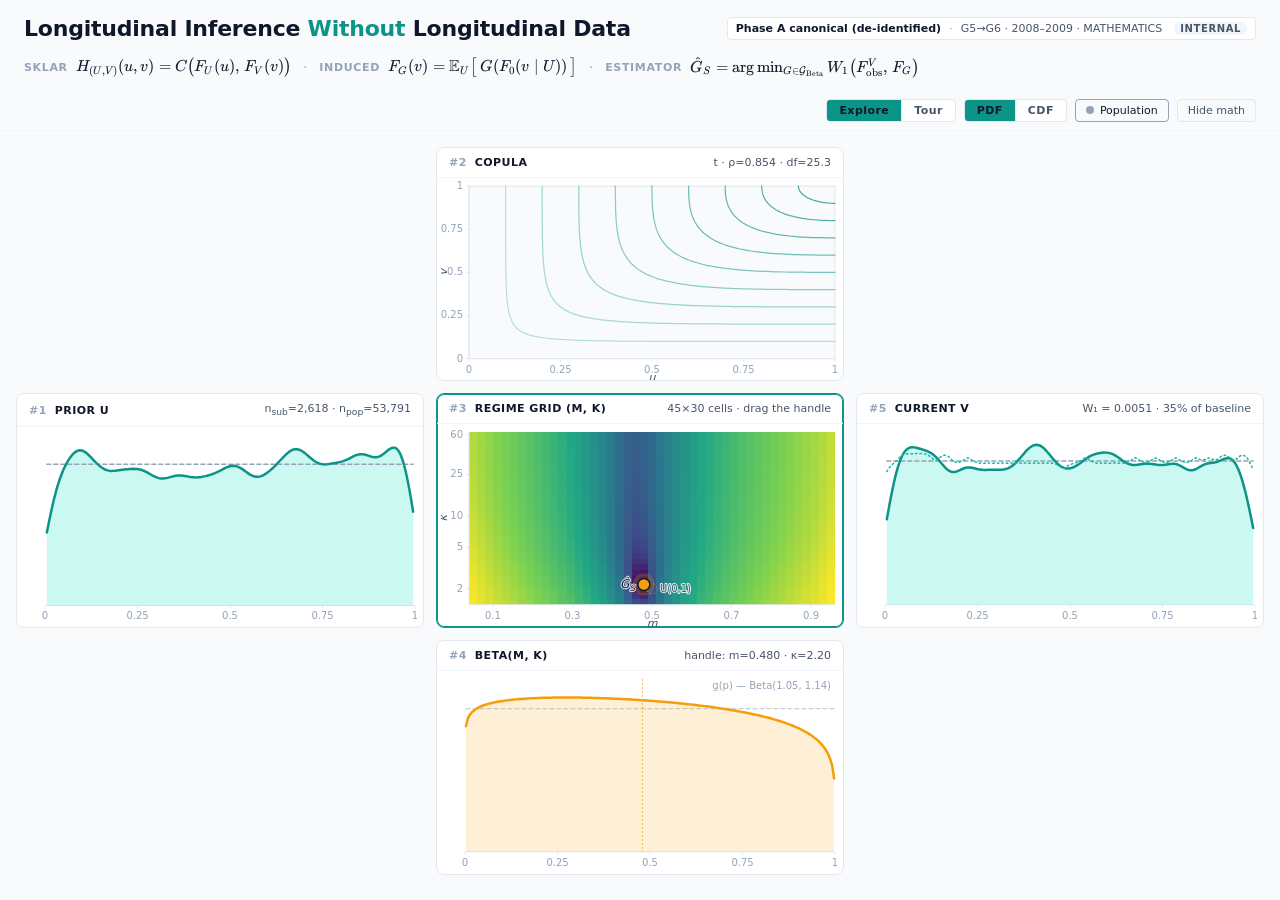
<file: docs/assets/apps/liwld/index.html>
<!doctype html>
<html lang="en">
  <head>
    <meta charset="UTF-8" />
    <meta name="viewport" content="width=device-width, initial-scale=1.0" />
    <meta name="color-scheme" content="light" />
    <title>LIwLD — Longitudinal Inference Without Longitudinal Data</title>
    <meta
      name="description"
      content="Interactive explainer for inferring a latent growth regime from unlinked cross-sectional pseudo-observations."
    />
    <script type="module" crossorigin src="./assets/index-e9R2uGcy.js"></script>
    <link rel="stylesheet" crossorigin href="./assets/index-B1AePyT5.css">
  </head>
  <body>
    <div id="root"></div>
  </body>
</html>
</file>
<file: docs/assets/apps/liwld/assets/index-B1AePyT5.css>
:root{--p-slate-50: #f8fafc;--p-slate-100: #f1f5f9;--p-slate-200: #e2e8f0;--p-slate-300: #cbd5e1;--p-slate-400: #94a3b8;--p-slate-500: #64748b;--p-slate-600: #475569;--p-slate-700: #334155;--p-slate-800: #1e293b;--p-slate-900: #0f172a;--p-teal-300: #5eead4;--p-teal-500: #14b8a6;--p-teal-600: #0d9488;--p-teal-700: #0f766e;--p-teal-800: #115e59;--p-amber-400: #fbbf24;--p-amber-500: #f59e0b;--p-amber-600: #d97706;--p-w1-near-0: #fde725;--p-w1-near-1: #7ad151;--p-w1-near-2: #22a884;--p-w1-near-3: #2a788e;--p-w1-near-4: #414487;--p-w1-near-5: #440154;--p-text-xs: 11px;--p-text-sm: 13px;--p-text-base: 14px;--p-text-md: 16px;--p-text-lg: 18px;--p-text-xl: 22px;--p-space-1: 4px;--p-space-2: 8px;--p-space-3: 12px;--p-space-4: 16px;--p-space-5: 24px;--p-space-6: 32px;--p-space-7: 48px;--p-dur-instant: 0ms;--p-dur-snap: .18s;--p-dur-morph: .48s;--p-dur-think: .24s;--p-ease-out: cubic-bezier(.22, 1, .36, 1);--p-ease-in-out: cubic-bezier(.65, 0, .35, 1);--p-radius-sm: 4px;--p-radius-md: 8px;--p-stroke-thin: 1px;--p-stroke-base: 1.5px;--p-stroke-bold: 2.5px;--s-canvas: var(--p-slate-50);--s-panel: #ffffff;--s-panel-border: var(--p-slate-200);--s-panel-divider: var(--p-slate-100);--s-text-primary: var(--p-slate-900);--s-text-secondary: var(--p-slate-600);--s-text-tertiary: var(--p-slate-400);--s-text-inverse: var(--p-slate-50);--s-population-stroke: var(--p-slate-400);--s-population-fill: var(--p-slate-200);--s-subgroup-observed: var(--p-teal-600);--s-subgroup-induced: var(--p-teal-500);--s-subgroup-fill: var(--p-teal-300);--s-handle-fill: var(--p-amber-500);--s-handle-stroke: var(--p-slate-900);--s-handle-shadow: rgba(15, 23, 42, .3);--s-w1-stop-0: var(--p-w1-near-0);--s-w1-stop-1: var(--p-w1-near-1);--s-w1-stop-2: var(--p-w1-near-2);--s-w1-stop-3: var(--p-w1-near-3);--s-w1-stop-4: var(--p-w1-near-4);--s-w1-stop-5: var(--p-w1-near-5);--s-marker-argmin: var(--p-teal-700);--s-marker-uniform: var(--p-slate-500);--s-w1-band-fill: rgba(20, 184, 166, .18);--e-bg: var(--s-canvas);--e-bg-panel: var(--s-panel);--e-border-panel: var(--s-panel-border);--e-divider: var(--s-panel-divider);--e-text: var(--s-text-primary);--e-text-soft: var(--s-text-secondary);--e-text-muted: var(--s-text-tertiary);--e-population-stroke: var(--s-population-stroke);--e-population-fill: var(--s-population-fill);--e-subgroup-observed: var(--s-subgroup-observed);--e-subgroup-induced: var(--s-subgroup-induced);--e-subgroup-fill: var(--s-subgroup-fill);--e-handle: var(--s-handle-fill);--e-handle-stroke: var(--s-handle-stroke);--e-handle-shadow: var(--s-handle-shadow);--e-marker-argmin: var(--s-marker-argmin);--e-marker-uniform: var(--s-marker-uniform);--e-w1-band: var(--s-w1-band-fill);--e-dur-handle-drag: var(--p-dur-instant);--e-dur-snap: var(--p-dur-snap);--e-dur-morph: var(--p-dur-morph);--e-dur-think: var(--p-dur-think);--e-ease: var(--p-ease-out);--e-font-sans: ui-sans-serif, system-ui, -apple-system, "Segoe UI", Roboto, "Helvetica Neue", Arial, sans-serif;--e-font-mono: ui-monospace, "SF Mono", Menlo, Consolas, monospace;--e-text-body: var(--p-text-sm);--e-text-label: var(--p-text-xs);--e-text-title: var(--p-text-md);--e-text-display: var(--p-text-xl);--e-radius: var(--p-radius-md);--e-stroke: var(--p-stroke-base);--e-stroke-bold: var(--p-stroke-bold)}@media (prefers-reduced-motion: reduce){:root{--e-dur-snap: 60ms;--e-dur-morph: 60ms;--e-dur-think: 60ms;--e-ease: linear}}html[data-embedded="1"]{--e-bg-panel: rgba(255, 255, 255, .3);--e-border-panel: rgba(15, 23, 42, .15);--e-divider: rgba(15, 23, 42, .08)}*,*:before,*:after{box-sizing:border-box}html,body,#root{height:100%}body{margin:0;font-family:var(--e-font-sans);font-size:var(--e-text-body);color:var(--e-text);background:var(--e-bg);-webkit-font-smoothing:antialiased;text-rendering:optimizeLegibility;font-feature-settings:"cv11","ss01"}.tnum{font-variant-numeric:tabular-nums lining-nums}a{color:var(--e-subgroup-observed);text-decoration:none}a:hover{text-decoration:underline}button{font:inherit;color:inherit}code,pre{font-family:var(--e-font-mono);font-size:.92em}@keyframes liwld-spin{0%{transform:rotate(0)}to{transform:rotate(360deg)}}@media (prefers-reduced-motion: reduce){@keyframes liwld-spin{0%,to{transform:rotate(0)}}}@font-face{font-display:block;font-family:KaTeX_AMS;font-style:normal;font-weight:400;src:url(./KaTeX_AMS-Regular-BQhdFMY1.woff2) format("woff2"),url(./KaTeX_AMS-Regular-DMm9YOAa.woff) format("woff"),url(./KaTeX_AMS-Regular-DRggAlZN.ttf) format("truetype")}@font-face{font-display:block;font-family:KaTeX_Caligraphic;font-style:normal;font-weight:700;src:url(./KaTeX_Caligraphic-Bold-Dq_IR9rO.woff2) format("woff2"),url(./KaTeX_Caligraphic-Bold-BEiXGLvX.woff) format("woff"),url(./KaTeX_Caligraphic-Bold-ATXxdsX0.ttf) format("truetype")}@font-face{font-display:block;font-family:KaTeX_Caligraphic;font-style:normal;font-weight:400;src:url(./KaTeX_Caligraphic-Regular-Di6jR-x-.woff2) format("woff2"),url(./KaTeX_Caligraphic-Regular-CTRA-rTL.woff) format("woff"),url(./KaTeX_Caligraphic-Regular-wX97UBjC.ttf) format("truetype")}@font-face{font-display:block;font-family:KaTeX_Fraktur;font-style:normal;font-weight:700;src:url(./KaTeX_Fraktur-Bold-CL6g_b3V.woff2) format("woff2"),url(./KaTeX_Fraktur-Bold-BsDP51OF.woff) format("woff"),url(./KaTeX_Fraktur-Bold-BdnERNNW.ttf) format("truetype")}@font-face{font-display:block;font-family:KaTeX_Fraktur;font-style:normal;font-weight:400;src:url(./KaTeX_Fraktur-Regular-CTYiF6lA.woff2) format("woff2"),url(./KaTeX_Fraktur-Regular-Dxdc4cR9.woff) format("woff"),url(./KaTeX_Fraktur-Regular-CB_wures.ttf) format("truetype")}@font-face{font-display:block;font-family:KaTeX_Main;font-style:normal;font-weight:700;src:url(./KaTeX_Main-Bold-Cx986IdX.woff2) format("woff2"),url(./KaTeX_Main-Bold-Jm3AIy58.woff) format("woff"),url(./KaTeX_Main-Bold-waoOVXN0.ttf) format("truetype")}@font-face{font-display:block;font-family:KaTeX_Main;font-style:italic;font-weight:700;src:url(./KaTeX_Main-BoldItalic-DxDJ3AOS.woff2) format("woff2"),url(./KaTeX_Main-BoldItalic-SpSLRI95.woff) format("woff"),url(./KaTeX_Main-BoldItalic-DzxPMmG6.ttf) format("truetype")}@font-face{font-display:block;font-family:KaTeX_Main;font-style:italic;font-weight:400;src:url(./KaTeX_Main-Italic-NWA7e6Wa.woff2) format("woff2"),url(./KaTeX_Main-Italic-BMLOBm91.woff) format("woff"),url(./KaTeX_Main-Italic-3WenGoN9.ttf) format("truetype")}@font-face{font-display:block;font-family:KaTeX_Main;font-style:normal;font-weight:400;src:url(./KaTeX_Main-Regular-B22Nviop.woff2) format("woff2"),url(./KaTeX_Main-Regular-Dr94JaBh.woff) format("woff"),url(./KaTeX_Main-Regular-ypZvNtVU.ttf) format("truetype")}@font-face{font-display:block;font-family:KaTeX_Math;font-style:italic;font-weight:700;src:url(./KaTeX_Math-BoldItalic-CZnvNsCZ.woff2) format("woff2"),url(./KaTeX_Math-BoldItalic-iY-2wyZ7.woff) format("woff"),url(./KaTeX_Math-BoldItalic-B3XSjfu4.ttf) format("truetype")}@font-face{font-display:block;font-family:KaTeX_Math;font-style:italic;font-weight:400;src:url(./KaTeX_Math-Italic-t53AETM-.woff2) format("woff2"),url(./KaTeX_Math-Italic-DA0__PXp.woff) format("woff"),url(./KaTeX_Math-Italic-flOr_0UB.ttf) format("truetype")}@font-face{font-display:block;font-family:KaTeX_SansSerif;font-style:normal;font-weight:700;src:url(./KaTeX_SansSerif-Bold-D1sUS0GD.woff2) format("woff2"),url(./KaTeX_SansSerif-Bold-DbIhKOiC.woff) format("woff"),url(./KaTeX_SansSerif-Bold-CFMepnvq.ttf) format("truetype")}@font-face{font-display:block;font-family:KaTeX_SansSerif;font-style:italic;font-weight:400;src:url(./KaTeX_SansSerif-Italic-C3H0VqGB.woff2) format("woff2"),url(./KaTeX_SansSerif-Italic-DN2j7dab.woff) format("woff"),url(./KaTeX_SansSerif-Italic-YYjJ1zSn.ttf) format("truetype")}@font-face{font-display:block;font-family:KaTeX_SansSerif;font-style:normal;font-weight:400;src:url(./KaTeX_SansSerif-Regular-DDBCnlJ7.woff2) format("woff2"),url(./KaTeX_SansSerif-Regular-CS6fqUqJ.woff) format("woff"),url(./KaTeX_SansSerif-Regular-BNo7hRIc.ttf) format("truetype")}@font-face{font-display:block;font-family:KaTeX_Script;font-style:normal;font-weight:400;src:url(./KaTeX_Script-Regular-D3wIWfF6.woff2) format("woff2"),url(./KaTeX_Script-Regular-D5yQViql.woff) format("woff"),url(./KaTeX_Script-Regular-C5JkGWo-.ttf) format("truetype")}@font-face{font-display:block;font-family:KaTeX_Size1;font-style:normal;font-weight:400;src:url(./KaTeX_Size1-Regular-mCD8mA8B.woff2) format("woff2"),url(./KaTeX_Size1-Regular-C195tn64.woff) format("woff"),url(./KaTeX_Size1-Regular-Dbsnue_I.ttf) format("truetype")}@font-face{font-display:block;font-family:KaTeX_Size2;font-style:normal;font-weight:400;src:url(./KaTeX_Size2-Regular-Dy4dx90m.woff2) format("woff2"),url(./KaTeX_Size2-Regular-oD1tc_U0.woff) format("woff"),url(./KaTeX_Size2-Regular-B7gKUWhC.ttf) format("truetype")}@font-face{font-display:block;font-family:KaTeX_Size3;font-style:normal;font-weight:400;src:url(./KaTeX_Size3-Regular-gV2CO0n9.woff2) format("woff2"),url(./KaTeX_Size3-Regular-CTq5MqoE.woff) format("woff"),url(./KaTeX_Size3-Regular-DgpXs0kz.ttf) format("truetype")}@font-face{font-display:block;font-family:KaTeX_Size4;font-style:normal;font-weight:400;src:url(./KaTeX_Size4-Regular-Dl5lxZxV.woff2) format("woff2"),url(./KaTeX_Size4-Regular-BF-4gkZK.woff) format("woff"),url(./KaTeX_Size4-Regular-DWFBv043.ttf) format("truetype")}@font-face{font-display:block;font-family:KaTeX_Typewriter;font-style:normal;font-weight:400;src:url(./KaTeX_Typewriter-Regular-CO6r4hn1.woff2) format("woff2"),url(./KaTeX_Typewriter-Regular-C0xS9mPB.woff) format("woff"),url(./KaTeX_Typewriter-Regular-D3Ib7_Hf.ttf) format("truetype")}.katex{font: 1.21em KaTeX_Main,Times New Roman,serif;line-height:1.2;position:relative;text-indent:0;text-rendering:auto}.katex *{-ms-high-contrast-adjust:none!important;border-color:currentColor}.katex .katex-version:after{content:"0.16.45"}.katex .katex-mathml{clip:rect(1px,1px,1px,1px);border:0;height:1px;overflow:hidden;padding:0;position:absolute;width:1px}.katex .katex-html>.newline{display:block}.katex .base{position:relative;white-space:nowrap;width:-webkit-min-content;width:-moz-min-content;width:min-content}.katex .base,.katex .strut{display:inline-block}.katex .textbf{font-weight:700}.katex .textit{font-style:italic}.katex .textrm{font-family:KaTeX_Main}.katex .textsf{font-family:KaTeX_SansSerif}.katex .texttt{font-family:KaTeX_Typewriter}.katex .mathnormal{font-family:KaTeX_Math;font-style:italic}.katex .mathit{font-family:KaTeX_Main;font-style:italic}.katex .mathrm{font-style:normal}.katex .mathbf{font-family:KaTeX_Main;font-weight:700}.katex .boldsymbol{font-family:KaTeX_Math;font-style:italic;font-weight:700}.katex .amsrm,.katex .mathbb,.katex .textbb{font-family:KaTeX_AMS}.katex .mathcal{font-family:KaTeX_Caligraphic}.katex .mathfrak,.katex .textfrak{font-family:KaTeX_Fraktur}.katex .mathboldfrak,.katex .textboldfrak{font-family:KaTeX_Fraktur;font-weight:700}.katex .mathtt{font-family:KaTeX_Typewriter}.katex .mathscr,.katex .textscr{font-family:KaTeX_Script}.katex .mathsf,.katex .textsf{font-family:KaTeX_SansSerif}.katex .mathboldsf,.katex .textboldsf{font-family:KaTeX_SansSerif;font-weight:700}.katex .mathitsf,.katex .mathsfit,.katex .textitsf{font-family:KaTeX_SansSerif;font-style:italic}.katex .mainrm{font-family:KaTeX_Main;font-style:normal}.katex .vlist-t{border-collapse:collapse;display:inline-table;table-layout:fixed}.katex .vlist-r{display:table-row}.katex .vlist{display:table-cell;position:relative;vertical-align:bottom}.katex .vlist>span{display:block;height:0;position:relative}.katex .vlist>span>span{display:inline-block}.katex .vlist>span>.pstrut{overflow:hidden;width:0}.katex .vlist-t2{margin-right:-2px}.katex .vlist-s{display:table-cell;font-size:1px;min-width:2px;vertical-align:bottom;width:2px}.katex .vbox{align-items:baseline;display:inline-flex;flex-direction:column}.katex .hbox{width:100%}.katex .hbox,.katex .thinbox{display:inline-flex;flex-direction:row}.katex .thinbox{max-width:0;width:0}.katex .msupsub{text-align:left}.katex .mfrac>span>span{text-align:center}.katex .mfrac .frac-line{border-bottom-style:solid;display:inline-block;width:100%}.katex .hdashline,.katex .hline,.katex .mfrac .frac-line,.katex .overline .overline-line,.katex .rule,.katex .underline .underline-line{min-height:1px}.katex .mspace{display:inline-block}.katex .smash{display:inline;line-height:0}.katex .clap,.katex .llap,.katex .rlap{position:relative;width:0}.katex .clap>.inner,.katex .llap>.inner,.katex .rlap>.inner{position:absolute}.katex .clap>.fix,.katex .llap>.fix,.katex .rlap>.fix{display:inline-block}.katex .llap>.inner{right:0}.katex .clap>.inner,.katex .rlap>.inner{left:0}.katex .clap>.inner>span{margin-left:-50%;margin-right:50%}.katex .rule{border:0 solid;display:inline-block;position:relative}.katex .hline,.katex .overline .overline-line,.katex .underline .underline-line{border-bottom-style:solid;display:inline-block;width:100%}.katex .hdashline{border-bottom-style:dashed;display:inline-block;width:100%}.katex .sqrt>.root{margin-left:.2777777778em;margin-right:-.5555555556em}.katex .fontsize-ensurer.reset-size1.size1,.katex .sizing.reset-size1.size1{font-size:1em}.katex .fontsize-ensurer.reset-size1.size2,.katex .sizing.reset-size1.size2{font-size:1.2em}.katex .fontsize-ensurer.reset-size1.size3,.katex .sizing.reset-size1.size3{font-size:1.4em}.katex .fontsize-ensurer.reset-size1.size4,.katex .sizing.reset-size1.size4{font-size:1.6em}.katex .fontsize-ensurer.reset-size1.size5,.katex .sizing.reset-size1.size5{font-size:1.8em}.katex .fontsize-ensurer.reset-size1.size6,.katex .sizing.reset-size1.size6{font-size:2em}.katex .fontsize-ensurer.reset-size1.size7,.katex .sizing.reset-size1.size7{font-size:2.4em}.katex .fontsize-ensurer.reset-size1.size8,.katex .sizing.reset-size1.size8{font-size:2.88em}.katex .fontsize-ensurer.reset-size1.size9,.katex .sizing.reset-size1.size9{font-size:3.456em}.katex .fontsize-ensurer.reset-size1.size10,.katex .sizing.reset-size1.size10{font-size:4.148em}.katex .fontsize-ensurer.reset-size1.size11,.katex .sizing.reset-size1.size11{font-size:4.976em}.katex .fontsize-ensurer.reset-size2.size1,.katex .sizing.reset-size2.size1{font-size:.8333333333em}.katex .fontsize-ensurer.reset-size2.size2,.katex .sizing.reset-size2.size2{font-size:1em}.katex .fontsize-ensurer.reset-size2.size3,.katex .sizing.reset-size2.size3{font-size:1.1666666667em}.katex .fontsize-ensurer.reset-size2.size4,.katex .sizing.reset-size2.size4{font-size:1.3333333333em}.katex .fontsize-ensurer.reset-size2.size5,.katex .sizing.reset-size2.size5{font-size:1.5em}.katex .fontsize-ensurer.reset-size2.size6,.katex .sizing.reset-size2.size6{font-size:1.6666666667em}.katex .fontsize-ensurer.reset-size2.size7,.katex .sizing.reset-size2.size7{font-size:2em}.katex .fontsize-ensurer.reset-size2.size8,.katex .sizing.reset-size2.size8{font-size:2.4em}.katex .fontsize-ensurer.reset-size2.size9,.katex .sizing.reset-size2.size9{font-size:2.88em}.katex .fontsize-ensurer.reset-size2.size10,.katex .sizing.reset-size2.size10{font-size:3.4566666667em}.katex .fontsize-ensurer.reset-size2.size11,.katex .sizing.reset-size2.size11{font-size:4.1466666667em}.katex .fontsize-ensurer.reset-size3.size1,.katex .sizing.reset-size3.size1{font-size:.7142857143em}.katex .fontsize-ensurer.reset-size3.size2,.katex .sizing.reset-size3.size2{font-size:.8571428571em}.katex .fontsize-ensurer.reset-size3.size3,.katex .sizing.reset-size3.size3{font-size:1em}.katex .fontsize-ensurer.reset-size3.size4,.katex .sizing.reset-size3.size4{font-size:1.1428571429em}.katex .fontsize-ensurer.reset-size3.size5,.katex .sizing.reset-size3.size5{font-size:1.2857142857em}.katex .fontsize-ensurer.reset-size3.size6,.katex .sizing.reset-size3.size6{font-size:1.4285714286em}.katex .fontsize-ensurer.reset-size3.size7,.katex .sizing.reset-size3.size7{font-size:1.7142857143em}.katex .fontsize-ensurer.reset-size3.size8,.katex .sizing.reset-size3.size8{font-size:2.0571428571em}.katex .fontsize-ensurer.reset-size3.size9,.katex .sizing.reset-size3.size9{font-size:2.4685714286em}.katex .fontsize-ensurer.reset-size3.size10,.katex .sizing.reset-size3.size10{font-size:2.9628571429em}.katex .fontsize-ensurer.reset-size3.size11,.katex .sizing.reset-size3.size11{font-size:3.5542857143em}.katex .fontsize-ensurer.reset-size4.size1,.katex .sizing.reset-size4.size1{font-size:.625em}.katex .fontsize-ensurer.reset-size4.size2,.katex .sizing.reset-size4.size2{font-size:.75em}.katex .fontsize-ensurer.reset-size4.size3,.katex .sizing.reset-size4.size3{font-size:.875em}.katex .fontsize-ensurer.reset-size4.size4,.katex .sizing.reset-size4.size4{font-size:1em}.katex .fontsize-ensurer.reset-size4.size5,.katex .sizing.reset-size4.size5{font-size:1.125em}.katex .fontsize-ensurer.reset-size4.size6,.katex .sizing.reset-size4.size6{font-size:1.25em}.katex .fontsize-ensurer.reset-size4.size7,.katex .sizing.reset-size4.size7{font-size:1.5em}.katex .fontsize-ensurer.reset-size4.size8,.katex .sizing.reset-size4.size8{font-size:1.8em}.katex .fontsize-ensurer.reset-size4.size9,.katex .sizing.reset-size4.size9{font-size:2.16em}.katex .fontsize-ensurer.reset-size4.size10,.katex .sizing.reset-size4.size10{font-size:2.5925em}.katex .fontsize-ensurer.reset-size4.size11,.katex .sizing.reset-size4.size11{font-size:3.11em}.katex .fontsize-ensurer.reset-size5.size1,.katex .sizing.reset-size5.size1{font-size:.5555555556em}.katex .fontsize-ensurer.reset-size5.size2,.katex .sizing.reset-size5.size2{font-size:.6666666667em}.katex .fontsize-ensurer.reset-size5.size3,.katex .sizing.reset-size5.size3{font-size:.7777777778em}.katex .fontsize-ensurer.reset-size5.size4,.katex .sizing.reset-size5.size4{font-size:.8888888889em}.katex .fontsize-ensurer.reset-size5.size5,.katex .sizing.reset-size5.size5{font-size:1em}.katex .fontsize-ensurer.reset-size5.size6,.katex .sizing.reset-size5.size6{font-size:1.1111111111em}.katex .fontsize-ensurer.reset-size5.size7,.katex .sizing.reset-size5.size7{font-size:1.3333333333em}.katex .fontsize-ensurer.reset-size5.size8,.katex .sizing.reset-size5.size8{font-size:1.6em}.katex .fontsize-ensurer.reset-size5.size9,.katex .sizing.reset-size5.size9{font-size:1.92em}.katex .fontsize-ensurer.reset-size5.size10,.katex .sizing.reset-size5.size10{font-size:2.3044444444em}.katex .fontsize-ensurer.reset-size5.size11,.katex .sizing.reset-size5.size11{font-size:2.7644444444em}.katex .fontsize-ensurer.reset-size6.size1,.katex .sizing.reset-size6.size1{font-size:.5em}.katex .fontsize-ensurer.reset-size6.size2,.katex .sizing.reset-size6.size2{font-size:.6em}.katex .fontsize-ensurer.reset-size6.size3,.katex .sizing.reset-size6.size3{font-size:.7em}.katex .fontsize-ensurer.reset-size6.size4,.katex .sizing.reset-size6.size4{font-size:.8em}.katex .fontsize-ensurer.reset-size6.size5,.katex .sizing.reset-size6.size5{font-size:.9em}.katex .fontsize-ensurer.reset-size6.size6,.katex .sizing.reset-size6.size6{font-size:1em}.katex .fontsize-ensurer.reset-size6.size7,.katex .sizing.reset-size6.size7{font-size:1.2em}.katex .fontsize-ensurer.reset-size6.size8,.katex .sizing.reset-size6.size8{font-size:1.44em}.katex .fontsize-ensurer.reset-size6.size9,.katex .sizing.reset-size6.size9{font-size:1.728em}.katex .fontsize-ensurer.reset-size6.size10,.katex .sizing.reset-size6.size10{font-size:2.074em}.katex .fontsize-ensurer.reset-size6.size11,.katex .sizing.reset-size6.size11{font-size:2.488em}.katex .fontsize-ensurer.reset-size7.size1,.katex .sizing.reset-size7.size1{font-size:.4166666667em}.katex .fontsize-ensurer.reset-size7.size2,.katex .sizing.reset-size7.size2{font-size:.5em}.katex .fontsize-ensurer.reset-size7.size3,.katex .sizing.reset-size7.size3{font-size:.5833333333em}.katex .fontsize-ensurer.reset-size7.size4,.katex .sizing.reset-size7.size4{font-size:.6666666667em}.katex .fontsize-ensurer.reset-size7.size5,.katex .sizing.reset-size7.size5{font-size:.75em}.katex .fontsize-ensurer.reset-size7.size6,.katex .sizing.reset-size7.size6{font-size:.8333333333em}.katex .fontsize-ensurer.reset-size7.size7,.katex .sizing.reset-size7.size7{font-size:1em}.katex .fontsize-ensurer.reset-size7.size8,.katex .sizing.reset-size7.size8{font-size:1.2em}.katex .fontsize-ensurer.reset-size7.size9,.katex .sizing.reset-size7.size9{font-size:1.44em}.katex .fontsize-ensurer.reset-size7.size10,.katex .sizing.reset-size7.size10{font-size:1.7283333333em}.katex .fontsize-ensurer.reset-size7.size11,.katex .sizing.reset-size7.size11{font-size:2.0733333333em}.katex .fontsize-ensurer.reset-size8.size1,.katex .sizing.reset-size8.size1{font-size:.3472222222em}.katex .fontsize-ensurer.reset-size8.size2,.katex .sizing.reset-size8.size2{font-size:.4166666667em}.katex .fontsize-ensurer.reset-size8.size3,.katex .sizing.reset-size8.size3{font-size:.4861111111em}.katex .fontsize-ensurer.reset-size8.size4,.katex .sizing.reset-size8.size4{font-size:.5555555556em}.katex .fontsize-ensurer.reset-size8.size5,.katex .sizing.reset-size8.size5{font-size:.625em}.katex .fontsize-ensurer.reset-size8.size6,.katex .sizing.reset-size8.size6{font-size:.6944444444em}.katex .fontsize-ensurer.reset-size8.size7,.katex .sizing.reset-size8.size7{font-size:.8333333333em}.katex .fontsize-ensurer.reset-size8.size8,.katex .sizing.reset-size8.size8{font-size:1em}.katex .fontsize-ensurer.reset-size8.size9,.katex .sizing.reset-size8.size9{font-size:1.2em}.katex .fontsize-ensurer.reset-size8.size10,.katex .sizing.reset-size8.size10{font-size:1.4402777778em}.katex .fontsize-ensurer.reset-size8.size11,.katex .sizing.reset-size8.size11{font-size:1.7277777778em}.katex .fontsize-ensurer.reset-size9.size1,.katex .sizing.reset-size9.size1{font-size:.2893518519em}.katex .fontsize-ensurer.reset-size9.size2,.katex .sizing.reset-size9.size2{font-size:.3472222222em}.katex .fontsize-ensurer.reset-size9.size3,.katex .sizing.reset-size9.size3{font-size:.4050925926em}.katex .fontsize-ensurer.reset-size9.size4,.katex .sizing.reset-size9.size4{font-size:.462962963em}.katex .fontsize-ensurer.reset-size9.size5,.katex .sizing.reset-size9.size5{font-size:.5208333333em}.katex .fontsize-ensurer.reset-size9.size6,.katex .sizing.reset-size9.size6{font-size:.5787037037em}.katex .fontsize-ensurer.reset-size9.size7,.katex .sizing.reset-size9.size7{font-size:.6944444444em}.katex .fontsize-ensurer.reset-size9.size8,.katex .sizing.reset-size9.size8{font-size:.8333333333em}.katex .fontsize-ensurer.reset-size9.size9,.katex .sizing.reset-size9.size9{font-size:1em}.katex .fontsize-ensurer.reset-size9.size10,.katex .sizing.reset-size9.size10{font-size:1.2002314815em}.katex .fontsize-ensurer.reset-size9.size11,.katex .sizing.reset-size9.size11{font-size:1.4398148148em}.katex .fontsize-ensurer.reset-size10.size1,.katex .sizing.reset-size10.size1{font-size:.2410800386em}.katex .fontsize-ensurer.reset-size10.size2,.katex .sizing.reset-size10.size2{font-size:.2892960463em}.katex .fontsize-ensurer.reset-size10.size3,.katex .sizing.reset-size10.size3{font-size:.337512054em}.katex .fontsize-ensurer.reset-size10.size4,.katex .sizing.reset-size10.size4{font-size:.3857280617em}.katex .fontsize-ensurer.reset-size10.size5,.katex .sizing.reset-size10.size5{font-size:.4339440694em}.katex .fontsize-ensurer.reset-size10.size6,.katex .sizing.reset-size10.size6{font-size:.4821600771em}.katex .fontsize-ensurer.reset-size10.size7,.katex .sizing.reset-size10.size7{font-size:.5785920926em}.katex .fontsize-ensurer.reset-size10.size8,.katex .sizing.reset-size10.size8{font-size:.6943105111em}.katex .fontsize-ensurer.reset-size10.size9,.katex .sizing.reset-size10.size9{font-size:.8331726133em}.katex .fontsize-ensurer.reset-size10.size10,.katex .sizing.reset-size10.size10{font-size:1em}.katex .fontsize-ensurer.reset-size10.size11,.katex .sizing.reset-size10.size11{font-size:1.1996142719em}.katex .fontsize-ensurer.reset-size11.size1,.katex .sizing.reset-size11.size1{font-size:.2009646302em}.katex .fontsize-ensurer.reset-size11.size2,.katex .sizing.reset-size11.size2{font-size:.2411575563em}.katex .fontsize-ensurer.reset-size11.size3,.katex .sizing.reset-size11.size3{font-size:.2813504823em}.katex .fontsize-ensurer.reset-size11.size4,.katex .sizing.reset-size11.size4{font-size:.3215434084em}.katex .fontsize-ensurer.reset-size11.size5,.katex .sizing.reset-size11.size5{font-size:.3617363344em}.katex .fontsize-ensurer.reset-size11.size6,.katex .sizing.reset-size11.size6{font-size:.4019292605em}.katex .fontsize-ensurer.reset-size11.size7,.katex .sizing.reset-size11.size7{font-size:.4823151125em}.katex .fontsize-ensurer.reset-size11.size8,.katex .sizing.reset-size11.size8{font-size:.578778135em}.katex .fontsize-ensurer.reset-size11.size9,.katex .sizing.reset-size11.size9{font-size:.6945337621em}.katex .fontsize-ensurer.reset-size11.size10,.katex .sizing.reset-size11.size10{font-size:.8336012862em}.katex .fontsize-ensurer.reset-size11.size11,.katex .sizing.reset-size11.size11{font-size:1em}.katex .delimsizing.size1{font-family:KaTeX_Size1}.katex .delimsizing.size2{font-family:KaTeX_Size2}.katex .delimsizing.size3{font-family:KaTeX_Size3}.katex .delimsizing.size4{font-family:KaTeX_Size4}.katex .delimsizing.mult .delim-size1>span{font-family:KaTeX_Size1}.katex .delimsizing.mult .delim-size4>span{font-family:KaTeX_Size4}.katex .nulldelimiter{display:inline-block;width:.12em}.katex .delimcenter,.katex .op-symbol{position:relative}.katex .op-symbol.small-op{font-family:KaTeX_Size1}.katex .op-symbol.large-op{font-family:KaTeX_Size2}.katex .accent>.vlist-t,.katex .op-limits>.vlist-t{text-align:center}.katex .accent .accent-body{position:relative}.katex .accent .accent-body:not(.accent-full){width:0}.katex .overlay{display:block}.katex .mtable .vertical-separator{display:inline-block;min-width:1px}.katex .mtable .arraycolsep{display:inline-block}.katex .mtable .col-align-c>.vlist-t{text-align:center}.katex .mtable .col-align-l>.vlist-t{text-align:left}.katex .mtable .col-align-r>.vlist-t{text-align:right}.katex .svg-align{text-align:left}.katex svg{fill:currentColor;stroke:currentColor;display:block;height:inherit;position:absolute;width:100%}.katex svg path{stroke:none}.katex svg{fill-rule:nonzero;fill-opacity:1;stroke-width:1;stroke-linecap:butt;stroke-linejoin:miter;stroke-miterlimit:4;stroke-dasharray:none;stroke-dashoffset:0;stroke-opacity:1}.katex img{border-style:none;max-height:none;max-width:none;min-height:0;min-width:0}.katex .stretchy{display:block;overflow:hidden;position:relative;width:100%}.katex .stretchy:after,.katex .stretchy:before{content:""}.katex .hide-tail{overflow:hidden;position:relative;width:100%}.katex .halfarrow-left{left:0;overflow:hidden;position:absolute;width:50.2%}.katex .halfarrow-right{overflow:hidden;position:absolute;right:0;width:50.2%}.katex .brace-left{left:0;overflow:hidden;position:absolute;width:25.1%}.katex .brace-center{left:25%;overflow:hidden;position:absolute;width:50%}.katex .brace-right{overflow:hidden;position:absolute;right:0;width:25.1%}.katex .x-arrow-pad{padding:0 .5em}.katex .cd-arrow-pad{padding:0 .55556em 0 .27778em}.katex .mover,.katex .munder,.katex .x-arrow{text-align:center}.katex .boxpad{padding:0 .3em}.katex .fbox,.katex .fcolorbox{border:.04em solid;box-sizing:border-box}.katex .cancel-pad{padding:0 .2em}.katex .cancel-lap{margin-left:-.2em;margin-right:-.2em}.katex .sout{border-bottom-style:solid;border-bottom-width:.08em}.katex .angl{border-right:.049em solid;border-top:.049em solid;box-sizing:border-box;margin-right:.03889em}.katex .anglpad{padding:0 .03889em}.katex .eqn-num:before{content:"(" counter(katexEqnNo) ")";counter-increment:katexEqnNo}.katex .mml-eqn-num:before{content:"(" counter(mmlEqnNo) ")";counter-increment:mmlEqnNo}.katex .mtr-glue{width:50%}.katex .cd-vert-arrow{display:inline-block;position:relative}.katex .cd-label-left{display:inline-block;position:absolute;right:calc(50% + .3em);text-align:left}.katex .cd-label-right{display:inline-block;left:calc(50% + .3em);position:absolute;text-align:right}.katex-display{display:block;margin:1em 0;text-align:center}.katex-display>.katex{display:block;text-align:center;white-space:nowrap}.katex-display>.katex>.katex-html{display:block;position:relative}.katex-display>.katex>.katex-html>.tag{position:absolute;right:0}.katex-display.leqno>.katex>.katex-html>.tag{left:0;right:auto}.katex-display.fleqn>.katex{padding-left:2em;text-align:left}body{counter-reset:katexEqnNo mmlEqnNo}._strip_1lpbp_3{display:flex;flex-wrap:wrap;align-items:center;gap:var(--p-space-3);padding:var(--p-space-2) 0;font-size:var(--p-text-sm);color:var(--e-text)}._divider_1lpbp_13{color:var(--e-text-muted);user-select:none}._identity_1lpbp_18{display:inline-flex;align-items:center;gap:var(--p-space-2);white-space:nowrap}._identityLabel_1lpbp_25{color:var(--e-text-muted);text-transform:uppercase;letter-spacing:.06em;font-size:var(--p-text-xs);font-weight:600}._identityMath_1lpbp_33{color:var(--e-text)}@media (max-width: 1100px){._strip_1lpbp_3{gap:var(--p-space-2)}}._chrome_jkilz_3{flex:0 0 auto;padding:var(--p-space-4) var(--p-space-5) var(--p-space-2);border-bottom:1px solid var(--e-divider);background:var(--e-bg)}._row_jkilz_10{display:flex;align-items:center;flex-wrap:wrap;gap:var(--p-space-3)}._row_jkilz_10+._row_jkilz_10{margin-top:var(--p-space-2)}._title_jkilz_21{margin:0;font-size:var(--e-text-display);font-weight:600;letter-spacing:-.01em;color:var(--e-text)}._titleAccent_jkilz_29{color:var(--e-subgroup-observed)}._chip_jkilz_35{margin-left:auto;display:inline-flex;align-items:center;gap:var(--p-space-2);padding:var(--p-space-1) var(--p-space-2);border:1px solid var(--e-border-panel);border-radius:var(--p-radius-sm);font-size:var(--p-text-xs);background:var(--e-bg-panel)}._chipLabel_jkilz_47{font-weight:600;color:var(--e-text)}._chipDivider_jkilz_52{color:var(--e-text-muted)}._chipCohort_jkilz_56{color:var(--e-text-soft);font-variant-numeric:tabular-nums lining-nums}._chipBadge_jkilz_61{margin-left:var(--p-space-1);padding:1px 6px;background:var(--p-slate-100);color:var(--e-text-soft);border-radius:999px;font-size:10px;letter-spacing:.06em;font-weight:600}._badgePublic_jkilz_72{background:#14b8a61f;color:var(--p-teal-700)}._controls_jkilz_79{margin-left:auto;display:flex;align-items:center;gap:var(--p-space-2)}._segment_jkilz_88{display:inline-flex;align-items:stretch;border:1px solid var(--e-border-panel);border-radius:var(--p-radius-sm);overflow:hidden;background:var(--e-bg-panel)}._segmentBtn_jkilz_97{appearance:none;background:transparent;border:none;padding:4px 12px;font-size:var(--p-text-xs);font-weight:600;letter-spacing:.04em;color:var(--e-text-soft);cursor:pointer;transition:background .12s var(--e-ease),color .12s var(--e-ease)}._segmentBtn_jkilz_97:not(:last-child){border-right:1px solid var(--e-border-panel)}._segmentBtn_jkilz_97:hover{color:var(--e-text)}._segmentActive_jkilz_115{background:var(--e-subgroup-observed);color:var(--e-text-inverse)}._segmentActive_jkilz_115:hover{color:var(--e-text-inverse)}._toggle_jkilz_125{display:inline-flex;align-items:center;gap:6px;background:transparent;border:1px solid var(--e-border-panel);border-radius:var(--p-radius-sm);padding:4px 10px;font-size:var(--p-text-xs);color:var(--e-text-soft);cursor:pointer;transition:color .12s var(--e-ease),border-color .12s var(--e-ease),background .12s var(--e-ease)}._toggle_jkilz_125:hover{color:var(--e-text);border-color:var(--e-text-muted)}._toggleDot_jkilz_144{width:8px;height:8px;border-radius:50%;background:var(--p-slate-300);transition:background .12s var(--e-ease)}._toggleOn_jkilz_151{border-color:var(--e-population-stroke);color:var(--e-text)}._toggleOn_jkilz_151 ._toggleDot_jkilz_144{background:var(--e-population-stroke)}._panel_q40lh_3{display:flex;flex-direction:column;background:var(--e-bg-panel);border:1px solid var(--e-border-panel);border-radius:var(--e-radius);overflow:hidden;min-width:0;min-height:0}._emphasis_q40lh_14{border-color:var(--e-subgroup-observed);box-shadow:0 0 0 1px var(--e-subgroup-observed) inset}._header_q40lh_19{display:flex;align-items:center;gap:var(--p-space-2);padding:var(--p-space-2) var(--p-space-3);border-bottom:1px solid var(--e-divider);font-size:var(--e-text-label);letter-spacing:.04em;text-transform:uppercase}._number_q40lh_30{color:var(--e-text-muted);font-weight:600;font-variant-numeric:tabular-nums lining-nums}._name_q40lh_36{color:var(--e-text);font-weight:600}._hint_q40lh_41{margin-left:auto;color:var(--e-text-soft);font-weight:400;text-transform:none;letter-spacing:0}._body_q40lh_49{flex:1 1 auto;display:flex;align-items:stretch;justify-content:stretch;position:relative;min-height:0}._body_q40lh_49>*{flex:1 1 auto;min-width:0;min-height:0}._body_q40lh_49>._placeholder_q40lh_65{flex:1 1 auto;align-self:center;justify-self:center}._placeholder_q40lh_65{display:flex;flex-direction:column;align-items:center;justify-content:center;gap:var(--p-space-1);color:var(--e-text-muted);text-align:center;user-select:none}._placeholderNumber_q40lh_84{font-size:32px;font-weight:700;letter-spacing:-.02em;color:var(--e-text-soft);line-height:1}._placeholderName_q40lh_92{font-size:var(--e-text-label);text-transform:uppercase;letter-spacing:.06em;color:var(--e-text);font-weight:600}._placeholderNote_q40lh_100{margin-top:var(--p-space-2);font-size:var(--p-text-xs);color:var(--e-text-muted);font-style:italic}._host_x985l_3{width:100%;height:100%}._host_x985l_3 svg{display:block;width:100%;height:100%}._axis_x985l_15,._axisTick_x985l_16{stroke:var(--e-border-panel);stroke-width:1px}._axisLabel_x985l_20{fill:var(--e-text-muted);font-size:10px;font-variant-numeric:tabular-nums lining-nums}._popLine_x985l_27{fill:none;stroke:var(--e-population-stroke);stroke-width:var(--e-stroke);stroke-dasharray:4 3;stroke-linejoin:round;stroke-linecap:round}._subLine_x985l_37{fill:none;stroke:var(--e-subgroup-observed);stroke-width:var(--e-stroke-bold);stroke-linejoin:round;stroke-linecap:round}._subFill_x985l_44{fill:var(--e-subgroup-fill);opacity:.32}._host_p8348_3{width:100%;height:100%}._host_p8348_3 svg{display:block;width:100%;height:100%}._frame_p8348_13{fill:var(--p-slate-50);stroke:var(--e-border-panel);stroke-width:1px}._contour_p8348_19{fill:none;stroke:var(--e-subgroup-observed);stroke-width:1.25px;stroke-linejoin:round;stroke-linecap:round}._axis_p8348_27,._axisTick_p8348_28{stroke:var(--e-border-panel);stroke-width:1px}._axisLabel_p8348_32{fill:var(--e-text-muted);font-size:10px;font-variant-numeric:tabular-nums lining-nums}._axisName_p8348_37{fill:var(--e-text-soft);font-size:11px;font-style:italic}._host_r9dwy_3{width:100%;height:100%}._host_r9dwy_3 svg{display:block;width:100%;height:100%}._axis_r9dwy_13,._axisTick_r9dwy_14{stroke:var(--e-border-panel);stroke-width:1px}._axisLabel_r9dwy_18{fill:var(--e-text-muted);font-size:10px;font-variant-numeric:tabular-nums lining-nums}._axisName_r9dwy_23{fill:var(--e-text-soft);font-size:11px;font-style:italic}._markerUniform_r9dwy_31{fill:none;stroke:var(--e-marker-uniform);stroke-width:1.5px;stroke-dasharray:2 2}._markerLabelLight_r9dwy_37{fill:var(--e-text-soft);font-size:10px;paint-order:stroke;stroke:#ffffffd9;stroke-width:2px;stroke-linejoin:round}._markerLabelMath_r9dwy_47{font-style:italic;font-size:12px;font-weight:500;fill:var(--e-text)}._markerArgminRef_r9dwy_59{fill:none;stroke:var(--e-marker-argmin);stroke-width:1.5px}._markerArgminCross_r9dwy_64{stroke:var(--e-marker-argmin);stroke-width:1px}._dragOverlay_r9dwy_70{fill:transparent;cursor:grab;touch-action:none}._dragOverlay_r9dwy_70:active{cursor:grabbing}._handle_r9dwy_80{pointer-events:none}._handleHalo_r9dwy_83{fill:var(--e-handle);opacity:.22}._handleDot_r9dwy_87{fill:var(--e-handle);stroke:var(--e-handle-stroke);stroke-width:1.5px;filter:drop-shadow(0 1px 2px var(--e-handle-shadow))}._host_ipqtw_3{width:100%;height:100%}._host_ipqtw_3 svg{display:block;width:100%;height:100%}._axis_ipqtw_13,._axisTick_ipqtw_14{stroke:var(--e-border-panel);stroke-width:1px}._axisLabel_ipqtw_18{fill:var(--e-text-muted);font-size:10px;font-variant-numeric:tabular-nums lining-nums}._uniformRef_ipqtw_24{fill:none;stroke:var(--e-population-stroke);stroke-width:1px;stroke-dasharray:4 3;stroke-linejoin:round;stroke-linecap:round;opacity:.7}._line_ipqtw_34{fill:none;stroke:var(--e-handle);stroke-width:var(--e-stroke-bold);stroke-linejoin:round;stroke-linecap:round}._fill_ipqtw_41{fill:var(--e-handle);opacity:.16}._meanLine_ipqtw_46{stroke:var(--e-handle);stroke-width:1px;stroke-dasharray:2 2;opacity:.7}._label_ipqtw_53{fill:var(--e-text-muted);font-size:10px;font-variant-numeric:tabular-nums lining-nums}._host_nw6i8_3{width:100%;height:100%}._host_nw6i8_3 svg{display:block;width:100%;height:100%}._axis_nw6i8_13,._axisTick_nw6i8_14{stroke:var(--e-border-panel);stroke-width:1px}._axisLabel_nw6i8_18{fill:var(--e-text-muted);font-size:10px;font-variant-numeric:tabular-nums lining-nums}._popLine_nw6i8_24{fill:none;stroke:var(--e-population-stroke);stroke-width:var(--e-stroke);stroke-dasharray:4 3;stroke-linejoin:round;stroke-linecap:round}._subObsLine_nw6i8_33{fill:none;stroke:var(--e-subgroup-observed);stroke-width:var(--e-stroke-bold);stroke-linejoin:round;stroke-linecap:round}._subFill_nw6i8_40{fill:var(--e-subgroup-fill);opacity:.32}._subInducedLine_nw6i8_51{fill:none;stroke:var(--e-subgroup-induced);stroke-width:var(--e-stroke);stroke-dasharray:1.5 3;stroke-linejoin:round;stroke-linecap:round}._w1Band_nw6i8_66{fill:var(--e-w1-band);stroke:none}._cross_73hkn_3{position:relative;display:grid;width:100%;height:100%;grid-template-columns:1fr 1fr 1fr;grid-template-rows:1fr 1fr 1fr;grid-template-areas:".  p2 . " "p1 p3 p5" ".  p4 . ";gap:var(--p-space-3);padding:var(--p-space-4);box-sizing:border-box}._embed_73hkn_6{padding:var(--p-space-3);gap:var(--p-space-3)}@media (max-width: 1279px) and (min-width: 768px){._cross_73hkn_3{gap:var(--p-space-2);padding:var(--p-space-3)}}@media (max-width: 767px){._cross_73hkn_3{grid-template-columns:1fr;grid-template-rows:repeat(5,minmax(220px,1fr));grid-template-areas:"p1" "p2" "p3" "p4" "p5";gap:var(--p-space-2);padding:var(--p-space-3)}}._caption_1m9rc_16{position:absolute;right:var(--p-space-4);bottom:var(--p-space-4);width:380px;max-width:calc(100% - 2 * var(--p-space-4));max-height:50%;z-index:5;display:flex;flex-direction:column;gap:var(--p-space-2);padding:var(--p-space-3) var(--p-space-4);background:#0f172a;color:#f8fafc;border-radius:var(--e-radius);box-shadow:0 6px 20px #0f172a52;pointer-events:auto;overflow:hidden}._controls_1m9rc_41{display:flex;align-items:center;gap:var(--p-space-3)}._playBtn_1m9rc_47{appearance:none;width:28px;height:28px;border-radius:50%;border:none;background:var(--e-handle);color:#1c1917;font-size:12px;font-weight:700;line-height:1;cursor:pointer;display:inline-flex;align-items:center;justify-content:center;transition:transform .12s var(--e-ease)}._playBtn_1m9rc_47:hover{transform:scale(1.06)}._playBtn_1m9rc_47:active{transform:scale(.96)}._stepper_1m9rc_67{display:inline-flex;align-items:center;gap:6px}._dot_1m9rc_72{appearance:none;width:8px;height:8px;border-radius:50%;border:none;background:#ffffff47;cursor:pointer;padding:0;transition:background .12s var(--e-ease),transform .12s var(--e-ease)}._dot_1m9rc_72:hover{background:#ffffff80}._dotActive_1m9rc_84{background:var(--e-handle);transform:scale(1.25)}._body_1m9rc_89{margin:0;font-size:var(--p-text-base);line-height:1.45;color:#f8fafc;opacity:1;transition:opacity .18s var(--e-ease)}._bodyFading_1m9rc_97{opacity:0}@media (max-width: 1280px) and (max-height: 720px){._caption_1m9rc_16{width:320px;right:var(--p-space-3);bottom:var(--p-space-3);padding:var(--p-space-2) var(--p-space-3)}._body_1m9rc_89{font-size:var(--p-text-sm)}}@media (max-width: 767px){._caption_1m9rc_16{left:var(--p-space-3);right:var(--p-space-3);bottom:var(--p-space-3);width:auto;max-width:none;max-height:none}}._shell_1q1dq_6{display:flex;flex-direction:column;min-height:100vh}._crossFrame_1q1dq_12{flex:1 1 auto;display:flex;justify-content:center}._crossFrame_1q1dq_12>*{width:100%;max-width:1440px;height:calc(100vh - 140px);min-height:600px}._embedFrame_1q1dq_34{width:1280px;height:720px;margin:0 auto}._diagnostic_1q1dq_40{max-width:880px;margin:0 auto;padding:var(--p-space-6) var(--p-space-5)}@media (max-width: 767px){._crossFrame_1q1dq_12>*{height:auto;max-width:none}}
</file>
